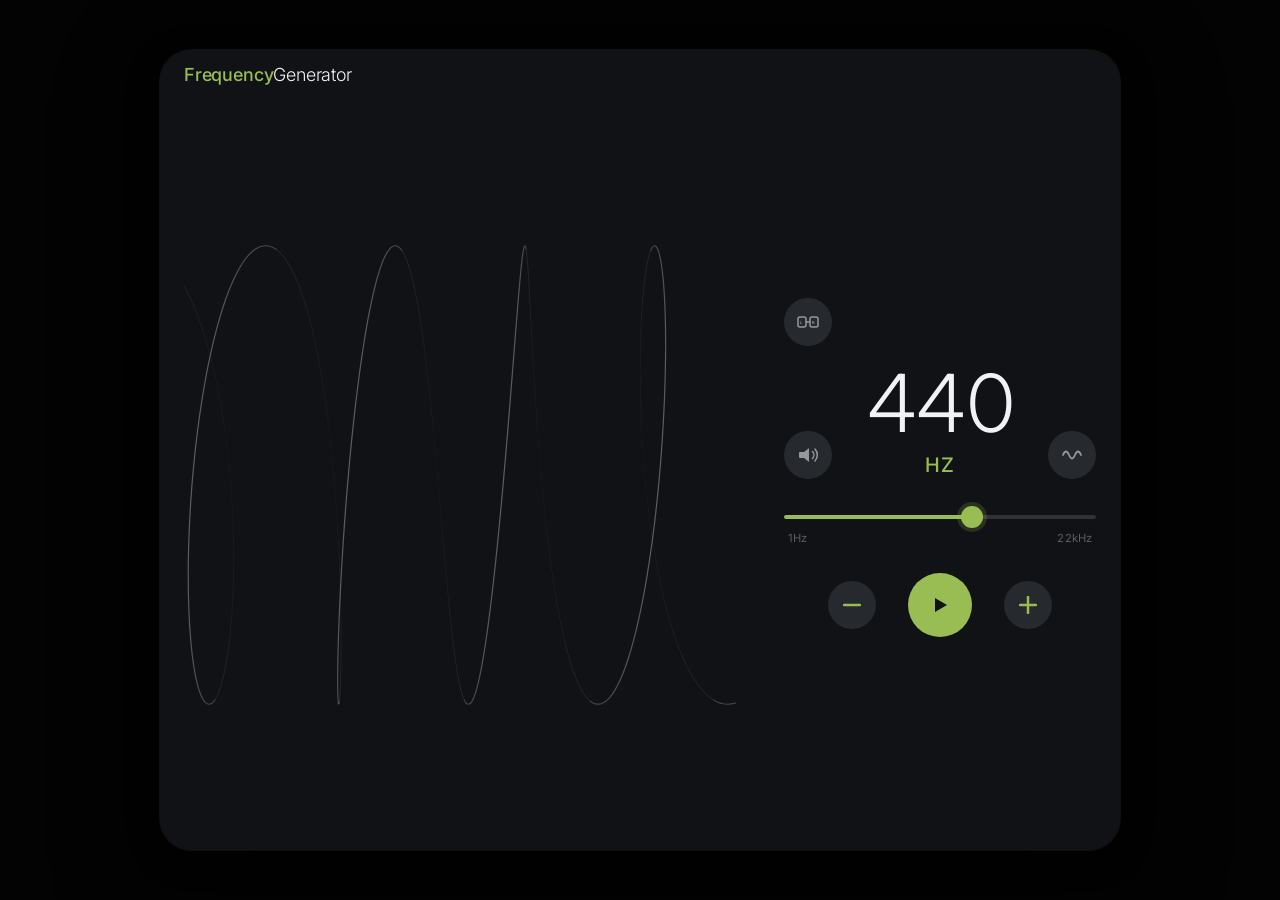
<file: index.html>
<!DOCTYPE html>
<html lang="en">

<head>
  <meta charset="UTF-8" />
  <meta name="viewport" content="width=device-width, initial-scale=1.0, viewport-fit=cover" />
  <meta name="description"
    content="FrequencyGenerator — Generate and control precise audio tones from 1Hz to 22000Hz directly in your browser." />
  <title>FrequencyGenerator</title>
  <link rel="icon" href="icon.svg" />
  <link rel="preconnect" href="https://fonts.googleapis.com" />
  <link rel="preconnect" href="https://fonts.gstatic.com" crossorigin />
  <link href="https://fonts.googleapis.com/css2?family=Inter:wght@300;400;500;600;700&display=swap" rel="stylesheet" />
  <link rel="stylesheet" href="style.css" />
</head>

<body>
  <div class="app" id="app">

    <header class="header" role="banner">
      <h1 class="logo" aria-label="FrequencyGenerator">
        <span class="logo-freq">Frequency</span><span class="logo-gen">Generator</span>
      </h1>
    </header>

    <main class="main-content">

      <section class="visualizer-section" aria-label="Waveform visualization">
        <canvas id="waveCanvas" class="wave-canvas" aria-hidden="true"></canvas>
      </section>

      <section class="controls-section">

        <div class="controls-row controls-row--top">
          <button class="icon-btn control-btn" id="channelBtn" aria-label="Toggle L/R channel" aria-pressed="false">
            <svg width="22" height="22" viewBox="0 0 22 22" fill="none" aria-hidden="true">
              <rect x="1" y="6" width="8" height="10" rx="2" stroke="currentColor" stroke-width="1.5" />
              <rect x="13" y="6" width="8" height="10" rx="2" stroke="currentColor" stroke-width="1.5" />
              <line x1="9" y1="11" x2="13" y2="11" stroke="currentColor" stroke-width="1.5" />
              <text x="3" y="13" font-size="4" fill="currentColor" font-family="Inter,sans-serif"
                font-weight="600">L</text>
              <text x="15" y="13" font-size="4" fill="currentColor" font-family="Inter,sans-serif"
                font-weight="600">R</text>
            </svg>
          </button>
          <div class="spacer"></div>

        </div>

        <div class="controls-row controls-row--mid">
          <div class="volume-group">
            <button class="icon-btn control-btn" id="volumeBtn" aria-label="Volume control" aria-expanded="false">
              <svg id="volumeIcon" width="22" height="22" viewBox="0 0 22 22" fill="none" aria-hidden="true">
                <path d="M7 8H3a1 1 0 00-1 1v4a1 1 0 001 1h4l5 4V4L7 8z" fill="currentColor" />
                <path d="M15.5 7.5a5 5 0 010 7" stroke="currentColor" stroke-width="1.5" stroke-linecap="round" />
                <path d="M18 5a9 9 0 010 12" stroke="currentColor" stroke-width="1.5" stroke-linecap="round" />
              </svg>
            </button>
          </div>

          <div class="freq-display">
            <input type="number" class="freq-value" id="freqValue" min="1" max="22000" step="1" value="440"
              aria-label="Frequency in Hz — click to change" aria-live="polite" inputmode="numeric" />
            <span class="freq-unit">Hz</span>
          </div>

          <button class="icon-btn control-btn" id="waveBtn" aria-label="Change waveform type">
            <svg width="22" height="22" viewBox="0 0 22 22" fill="none" aria-hidden="true">
              <path d="M2 11 Q5 4 8 11 Q11 18 14 11 Q17 4 20 11" stroke="currentColor" stroke-width="1.8"
                stroke-linecap="round" fill="none" />
            </svg>
          </button>
        </div>

        <div class="slider-section">
          <input type="range" id="freqSlider" class="freq-slider" min="0" max="1000" value="551" step="1"
            aria-label="Frequency" aria-valuemin="1" aria-valuemax="22000" aria-valuenow="440"
            aria-valuetext="440 Hz" />
          <div class="slider-labels" aria-hidden="true">
            <span>1Hz</span>
            <span>22kHz</span>
          </div>
        </div>

        <div class="bottom-controls">
          <button class="icon-btn step-btn" id="decrementBtn" aria-label="Decrease frequency by 1 Hz">
            <svg width="18" height="4" viewBox="0 0 18 4" fill="none" aria-hidden="true">
              <line x1="1" y1="2" x2="17" y2="2" stroke="currentColor" stroke-width="2.5" stroke-linecap="round" />
            </svg>
          </button>

          <button class="stop-btn" id="playStopBtn" aria-label="Play tone" aria-pressed="false">
            <svg id="playIcon" width="22" height="22" viewBox="0 0 22 22" fill="none" aria-hidden="true">
              <polygon points="6,4 18,11 6,18" fill="currentColor" />
            </svg>
            <svg id="stopIcon" width="22" height="22" viewBox="0 0 22 22" fill="none" aria-hidden="true"
              style="display:none">
              <rect x="4" y="4" width="14" height="14" rx="2" fill="currentColor" />
            </svg>
          </button>

          <button class="icon-btn step-btn" id="incrementBtn" aria-label="Increase frequency by 1 Hz">
            <svg width="18" height="18" viewBox="0 0 18 18" fill="none" aria-hidden="true">
              <line x1="9" y1="1" x2="9" y2="17" stroke="currentColor" stroke-width="2.5" stroke-linecap="round" />
              <line x1="1" y1="9" x2="17" y2="9" stroke="currentColor" stroke-width="2.5" stroke-linecap="round" />
            </svg>
          </button>
        </div>
      </section>
    </main>

  </div>

  <div class="volume-panel" id="volumePanel" role="dialog" aria-label="Volume" hidden>
    <input type="range" class="volume-slider-vert" id="volumeSlider" min="0" max="100" value="100" step="1"
      aria-label="Volume level" />
  </div>

  </div>

  <script src="app.js"></script>
</body>

</html>
</file>
<file: style.css>
*,
*::before,
*::after {
  box-sizing: border-box;
  margin: 0;
  padding: 0;
}

::selection {
  background: oklch(73% 0.145 128 / 0.35);
  color: var(--text-primary);
}

:root {

  --bg: oklch(18% 0.008 260);
  --bg-surface: oklch(22% 0.008 255);
  --bg-raised: oklch(28% 0.010 255);
  --border: oklch(32% 0.010 255);

  --olive: #9abd53;
  --olive-dim: oklch(65% 0.12 125);
  --olive-muted: oklch(55% 0.10 125);

  --text-primary: oklch(96% 0.005 260);
  --text-secondary: oklch(68% 0.010 255);
  --text-muted: oklch(48% 0.008 255);

  --space-xs: 0.25rem;
  --space-sm: 0.5rem;
  --space-md: 1rem;
  --space-lg: 1.5rem;
  --space-xl: 2rem;
  --space-2xl: 3rem;

  --btn-size: 3rem;
  --btn-sm: 2.5rem;
  --stop-size: 4rem;

  --radius-round: 50%;
  --radius-md: 0.75rem;
  --radius-sm: 0.5rem;

  --ease-out: cubic-bezier(0.16, 1, 0.3, 1);
}

html {
  font-family: 'Inter', system-ui, -apple-system, sans-serif;
  font-size: 16px;
  -webkit-font-smoothing: antialiased;
  -moz-osx-font-smoothing: grayscale;
}

body {
  background: var(--bg);
  color: var(--text-primary);
  height: 100dvh;
  display: flex;
  align-items: center;
  justify-content: center;
  overflow: hidden;
}

.app {
  width: 100%;
  max-width: 420px;
  height: 100dvh;
  height: 100svh;
  display: flex;
  flex-direction: column;
  background: var(--bg);
  position: relative;
  overflow: hidden;
  padding: 0;
  user-select: none;
  -webkit-user-select: none;
}

.header {
  display: flex;
  align-items: center;
  justify-content: space-between;
  padding: var(--space-md) var(--space-lg);
  padding-top: calc(var(--space-md) + env(safe-area-inset-top, 0px));
  flex-shrink: 0;
}

.logo {
  font-size: 1.125rem;
  font-weight: 400;
  letter-spacing: -0.01em;
  line-height: 1;
  user-select: none;
}

.logo-freq {
  color: var(--olive);
  font-weight: 500;
}

.logo-gen {
  color: var(--text-primary);
  font-weight: 300;
}

.icon-btn {
  display: inline-flex;
  align-items: center;
  justify-content: center;
  width: var(--btn-size);
  height: var(--btn-size);
  border-radius: var(--radius-round);
  border: none;
  background: var(--bg-raised);
  color: var(--text-secondary);
  cursor: pointer;
  transition:
    background 180ms var(--ease-out),
    color 180ms var(--ease-out),
    transform 120ms var(--ease-out),
    box-shadow 180ms var(--ease-out);
  -webkit-tap-highlight-color: transparent;
  outline: none;
}

.icon-btn:hover {
  background: var(--border);
  color: var(--text-primary);
}

.icon-btn:focus-visible {
  outline: 2px solid var(--olive);
  outline-offset: 2px;
}

.icon-btn:active {
  transform: scale(0.93);
}

.header-menu,
.header-more {
  background: transparent;
  color: var(--text-secondary);
}

.header-menu:hover,
.header-more:hover {
  background: var(--bg-raised);
  color: var(--text-primary);
}

.main-content {
  display: flex;
  flex-direction: column;
  flex: 1;
  min-height: 0;
}

.controls-section {
  display: flex;
  flex-direction: column;
  flex-shrink: 0;
}

.visualizer-section {
  flex: 1;
  min-height: 0;
  display: flex;
  align-items: center;
  justify-content: center;
  padding: var(--space-sm) var(--space-md);
}

.wave-canvas {
  width: 100%;
  height: 100%;
  display: block;
  border-radius: var(--radius-md);
}

.controls-row {
  display: flex;
  align-items: center;
  padding: 0 var(--space-lg);
  flex-shrink: 0;
}

.controls-row--top {
  margin-bottom: var(--space-sm);
}

.controls-row--mid {
  align-items: flex-end;
  gap: var(--space-sm);
  margin-bottom: var(--space-sm);
}

.spacer {
  flex: 1;
}

.volume-group {
  display: flex;
  flex-direction: column;
  align-items: center;
  gap: var(--space-xs);
  position: relative;
}

.volume-label {
  font-size: 0.7rem;
  font-weight: 500;
  color: var(--text-muted);
  letter-spacing: 0.02em;
}

.volume-panel {
  position: fixed;

  display: flex;
  flex-direction: column;
  align-items: center;
  gap: 10px;
  padding: 14px 12px 12px;
  background: var(--bg-raised);
  border: 1px solid var(--border);
  border-radius: 24px;
  box-shadow: 0 8px 32px oklch(0% 0 0 / 0.5);
  z-index: 300;
  opacity: 0;
  transform: translateX(-50%) translateY(6px);
  transition: opacity 180ms var(--ease-out), transform 180ms var(--ease-out);
  pointer-events: none;
}

.volume-panel.open {
  opacity: 1;
  transform: translateX(-50%) translateY(0);
  pointer-events: auto;
}

.volume-panel-pct {
  font-size: 0.65rem;
  font-weight: 600;
  color: var(--olive);
  letter-spacing: 0.04em;
  min-width: 2.5ch;
  text-align: center;
}

.volume-slider-vert {
  writing-mode: vertical-lr;
  direction: rtl;

  -webkit-appearance: none;
  appearance: none;
  width: 4px;
  height: 90px;
  border-radius: 2px;
  outline: none;
  cursor: pointer;

  background: var(--border);
  -webkit-tap-highlight-color: transparent;
}

.volume-slider-vert::-webkit-slider-thumb {
  -webkit-appearance: none;
  width: 16px;
  height: 16px;
  border-radius: 50%;
  background: var(--olive);
  cursor: grab;
  box-shadow: 0 0 0 4px oklch(75% 0.14 125 / 0.2);
  transition: transform 120ms var(--ease-out), box-shadow 180ms var(--ease-out);
}

.volume-slider-vert::-webkit-slider-thumb:active {
  transform: scale(1.25);
  cursor: grabbing;
  box-shadow: 0 0 0 8px oklch(75% 0.14 125 / 0.18);
}

.volume-slider-vert::-moz-range-thumb {
  width: 16px;
  height: 16px;
  border-radius: 50%;
  background: var(--olive);
  border: none;
  cursor: grab;
  box-shadow: 0 0 0 4px oklch(75% 0.14 125 / 0.2);
}

.volume-slider-vert:focus-visible {
  outline: 2px solid var(--olive);
  outline-offset: 4px;
  border-radius: 4px;
}

.freq-display {
  flex: 1;
  min-width: 0;
  display: flex;
  flex-direction: column;
  align-items: center;
  justify-content: flex-end;
  line-height: 1;
  gap: 0.125rem;
  user-select: none;
  padding-bottom: 0.25rem;
  position: relative;
}

.freq-value {
  font-size: clamp(3rem, 14vw, 5rem);
  font-weight: 300;
  letter-spacing: -0.03em;
  color: var(--text-primary);
  font-variant-numeric: tabular-nums;
  font-family: 'Inter', system-ui, sans-serif;
  line-height: 0.95;

  width: 100%;
  min-width: 0;
  padding: 0;

  background: none;
  border: none;
  border-bottom: 2px solid transparent;
  outline: none;
  text-align: center;
  cursor: text;
  caret-color: var(--olive);
  user-select: text;
  -webkit-user-select: text;
  -moz-appearance: textfield;
  appearance: textfield;
  transition: border-color 160ms ease;
}

.freq-value::-webkit-inner-spin-button,
.freq-value::-webkit-outer-spin-button {
  -webkit-appearance: none;
  display: none;
}

.freq-value:focus {
  border-bottom-color: var(--olive);
  outline: none;
}

.freq-value:hover:not(:focus) {
  border-bottom-color: var(--olive-muted);
}

.freq-unit {
  font-size: 1.25rem;
  font-weight: 500;
  color: var(--olive);
  letter-spacing: 0.04em;
  text-transform: uppercase;
}

.slider-section {
  padding: 0 var(--space-lg);
  flex-shrink: 0;
  margin-bottom: var(--space-xs);
}

.freq-slider {
  -webkit-appearance: none;
  appearance: none;
  width: 100%;
  height: 4px;
  border-radius: 2px;
  background: var(--border);
  outline: none;
  cursor: pointer;
  position: relative;

  background-image: linear-gradient(var(--olive), var(--olive));
  background-repeat: no-repeat;
  background-size: 0% 100%;
  transition: background-size 0ms;
}

.freq-slider::-webkit-slider-thumb {
  -webkit-appearance: none;
  appearance: none;
  width: 22px;
  height: 22px;
  border-radius: 50%;
  background: var(--olive);
  box-shadow: 0 0 0 4px oklch(75% 0.14 125 / 0.18);
  cursor: grab;
  transition:
    transform 120ms var(--ease-out),
    box-shadow 180ms var(--ease-out);
}

.freq-slider::-moz-range-thumb {
  width: 22px;
  height: 22px;
  border-radius: 50%;
  background: var(--olive);
  border: none;
  box-shadow: 0 0 0 4px oklch(75% 0.14 125 / 0.18);
  cursor: grab;
  transition:
    transform 120ms var(--ease-out),
    box-shadow 180ms var(--ease-out);
}

.freq-slider::-webkit-slider-thumb:active,
.freq-slider::-moz-range-thumb:active {
  transform: scale(1.2);
  cursor: grabbing;
  box-shadow: 0 0 0 8px oklch(75% 0.14 125 / 0.22);
}

.freq-slider:focus-visible {
  outline: 2px solid var(--olive);
  outline-offset: 4px;
  border-radius: 4px;
}

.slider-labels {
  display: flex;
  justify-content: space-between;
  margin-top: var(--space-sm);
  font-size: 0.7rem;
  font-weight: 400;
  color: var(--text-muted);
  letter-spacing: 0.01em;
  padding: 0 0.25rem;
}

.bottom-controls {
  display: flex;
  align-items: center;
  justify-content: center;
  gap: var(--space-xl);
  padding: var(--space-lg) var(--space-lg);
  padding-bottom: calc(var(--space-lg) + env(safe-area-inset-bottom, 0px));
  flex-shrink: 0;
}

.step-btn {
  width: var(--btn-size);
  height: var(--btn-size);
  background: var(--bg-raised);
  color: var(--olive);
}

.step-btn:hover {
  background: var(--border);
  color: var(--olive);
}

.stop-btn {
  width: var(--stop-size);
  height: var(--stop-size);
  border-radius: var(--radius-round);
  border: none;
  background: var(--olive);
  color: var(--bg);
  display: inline-flex;
  align-items: center;
  justify-content: center;
  cursor: pointer;
  transition:
    transform 120ms var(--ease-out),
    box-shadow 200ms var(--ease-out),
    background 180ms var(--ease-out);
  -webkit-tap-highlight-color: transparent;
  outline: none;
}

.stop-btn:hover {
  background: oklch(80% 0.14 125);
}

.stop-btn:active {
  transform: scale(0.93);
}

.stop-btn:focus-visible {
  outline: 2px solid var(--olive);
  outline-offset: 3px;
}

.wave-badge {
  position: absolute;
  top: 50%;
  left: 50%;
  transform: translate(-50%, -50%);
  background: var(--bg-raised);
  color: var(--olive);
  font-size: 0.65rem;
  font-weight: 600;
  letter-spacing: 0.08em;
  text-transform: uppercase;
  padding: 0.25rem 0.6rem;
  border-radius: 99px;
  pointer-events: none;
  opacity: 0;
  transition: opacity 200ms ease;
}

.wave-badge.visible {
  opacity: 1;
}

.icon-btn[aria-pressed="true"] {
  background: oklch(28% 0.018 125);
  color: var(--olive);
}

@media (min-width: 480px) {
  body {
    background: oklch(10% 0.005 258);
    padding: 1.5rem;
    height: 100dvh;
    align-items: center;
  }

  .app {
    height: calc(100dvh - 3rem);
    max-height: 800px;
    border-radius: 2rem;
    box-shadow:
      0 0 0 1px oklch(100% 0 0 / 0.06),
      0 32px 96px oklch(0% 0 0 / 0.7),
      0 8px 32px oklch(0% 0 0 / 0.4);
  }
}

@media (min-width: 768px) {
  .app {
    max-width: 960px;
    border-radius: 2rem;
  }

  .main-content {
    flex-direction: row;
    align-items: stretch;
    flex: 1;
    min-height: 0;
  }

  .visualizer-section {
    flex: 1;
    min-height: 0;
    padding: var(--space-lg);
  }

  .controls-section {
    width: 360px;
    flex-shrink: 0;
    border-left: 1px solid var(--border-subtle);
    justify-content: center;
  }

  .bottom-controls {
    padding-bottom: var(--space-md);
  }

  .controls-row--mid {
    margin-bottom: var(--space-lg);
  }

  .freq-value {
    font-size: 5rem;
  }
}
</file>
